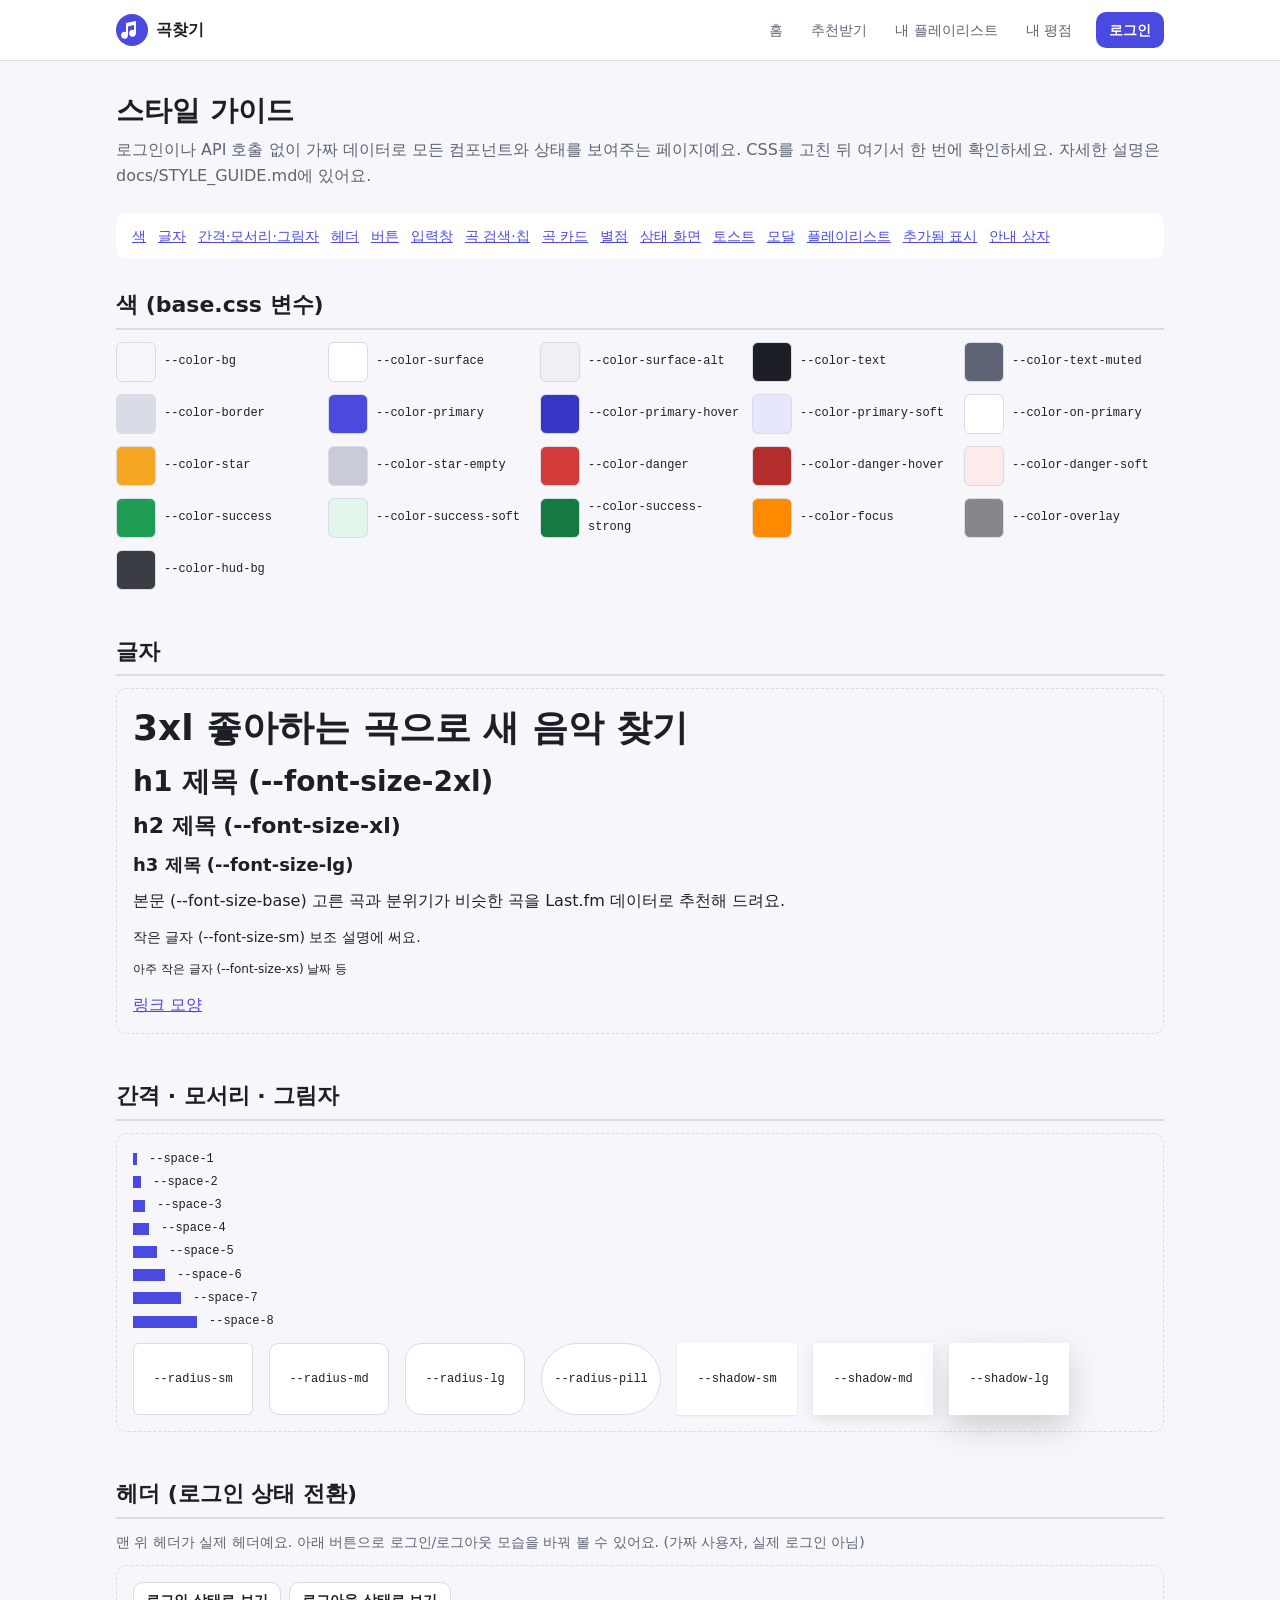
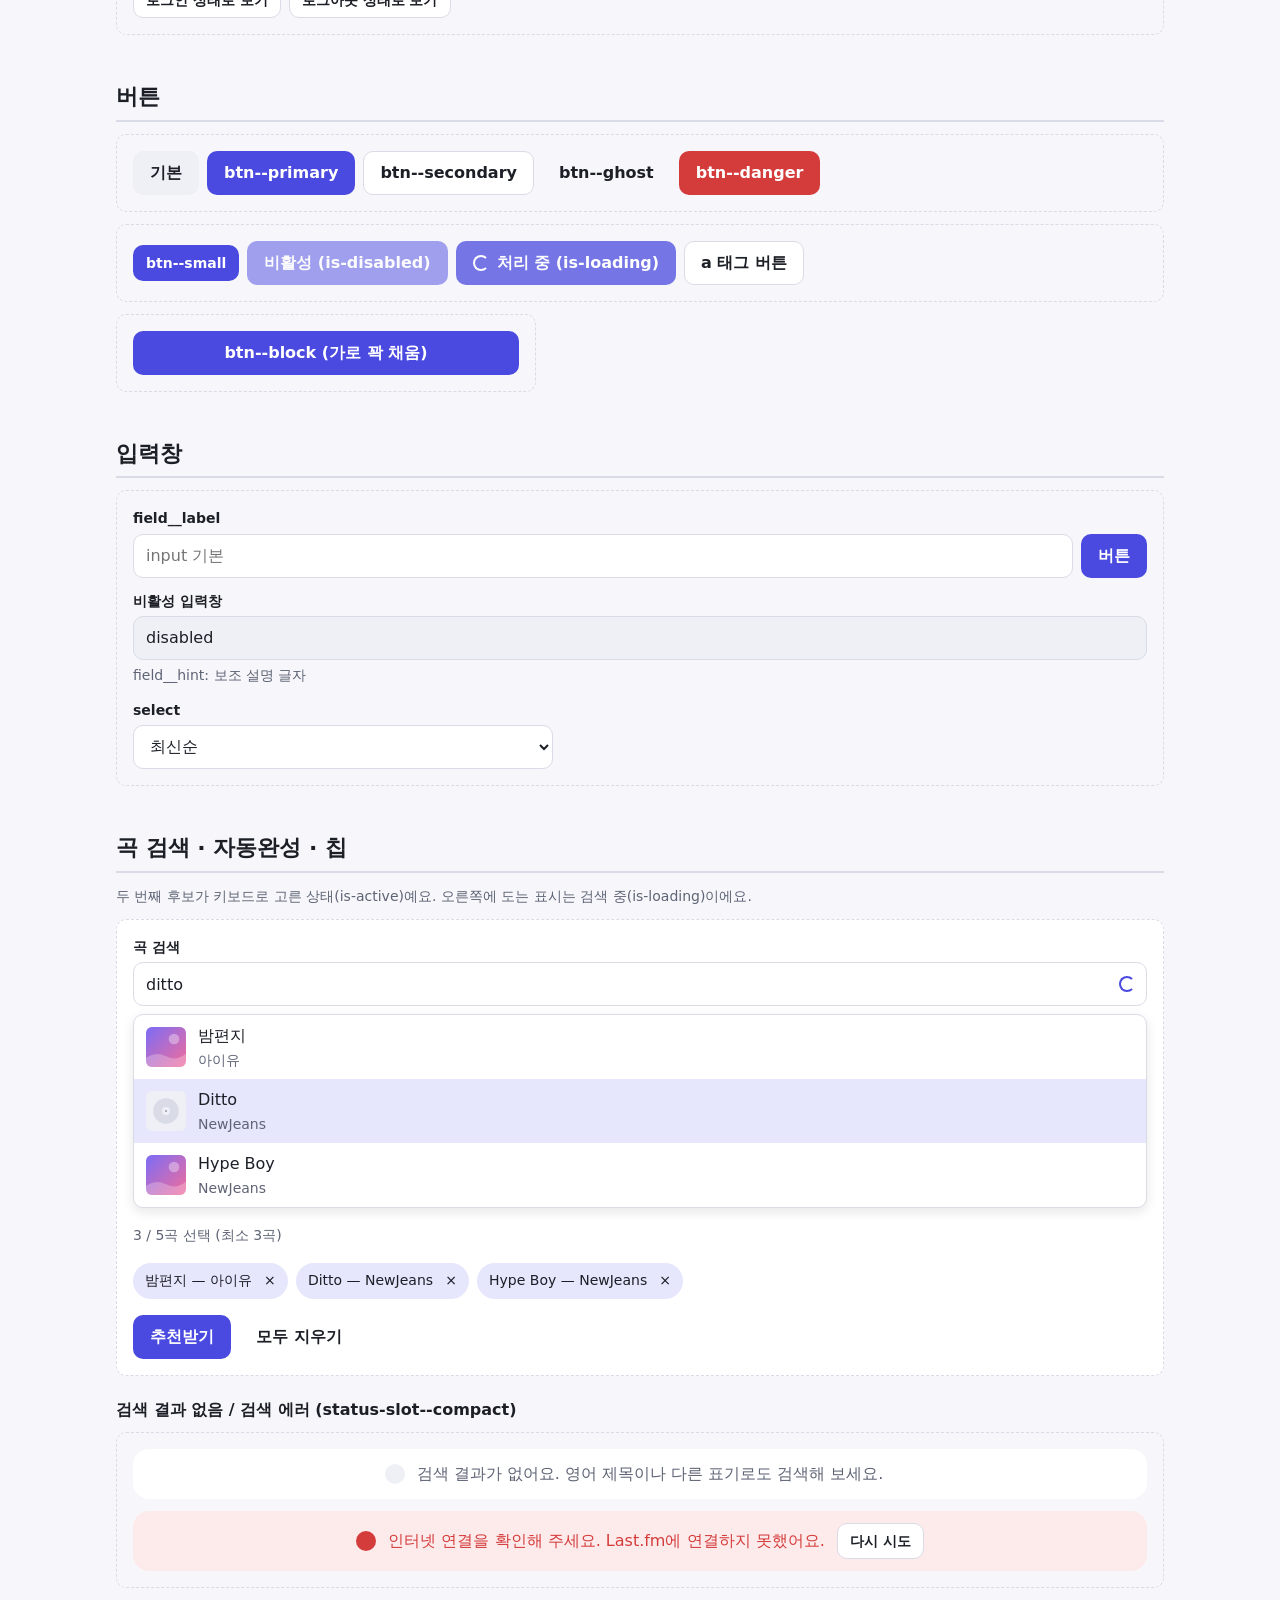
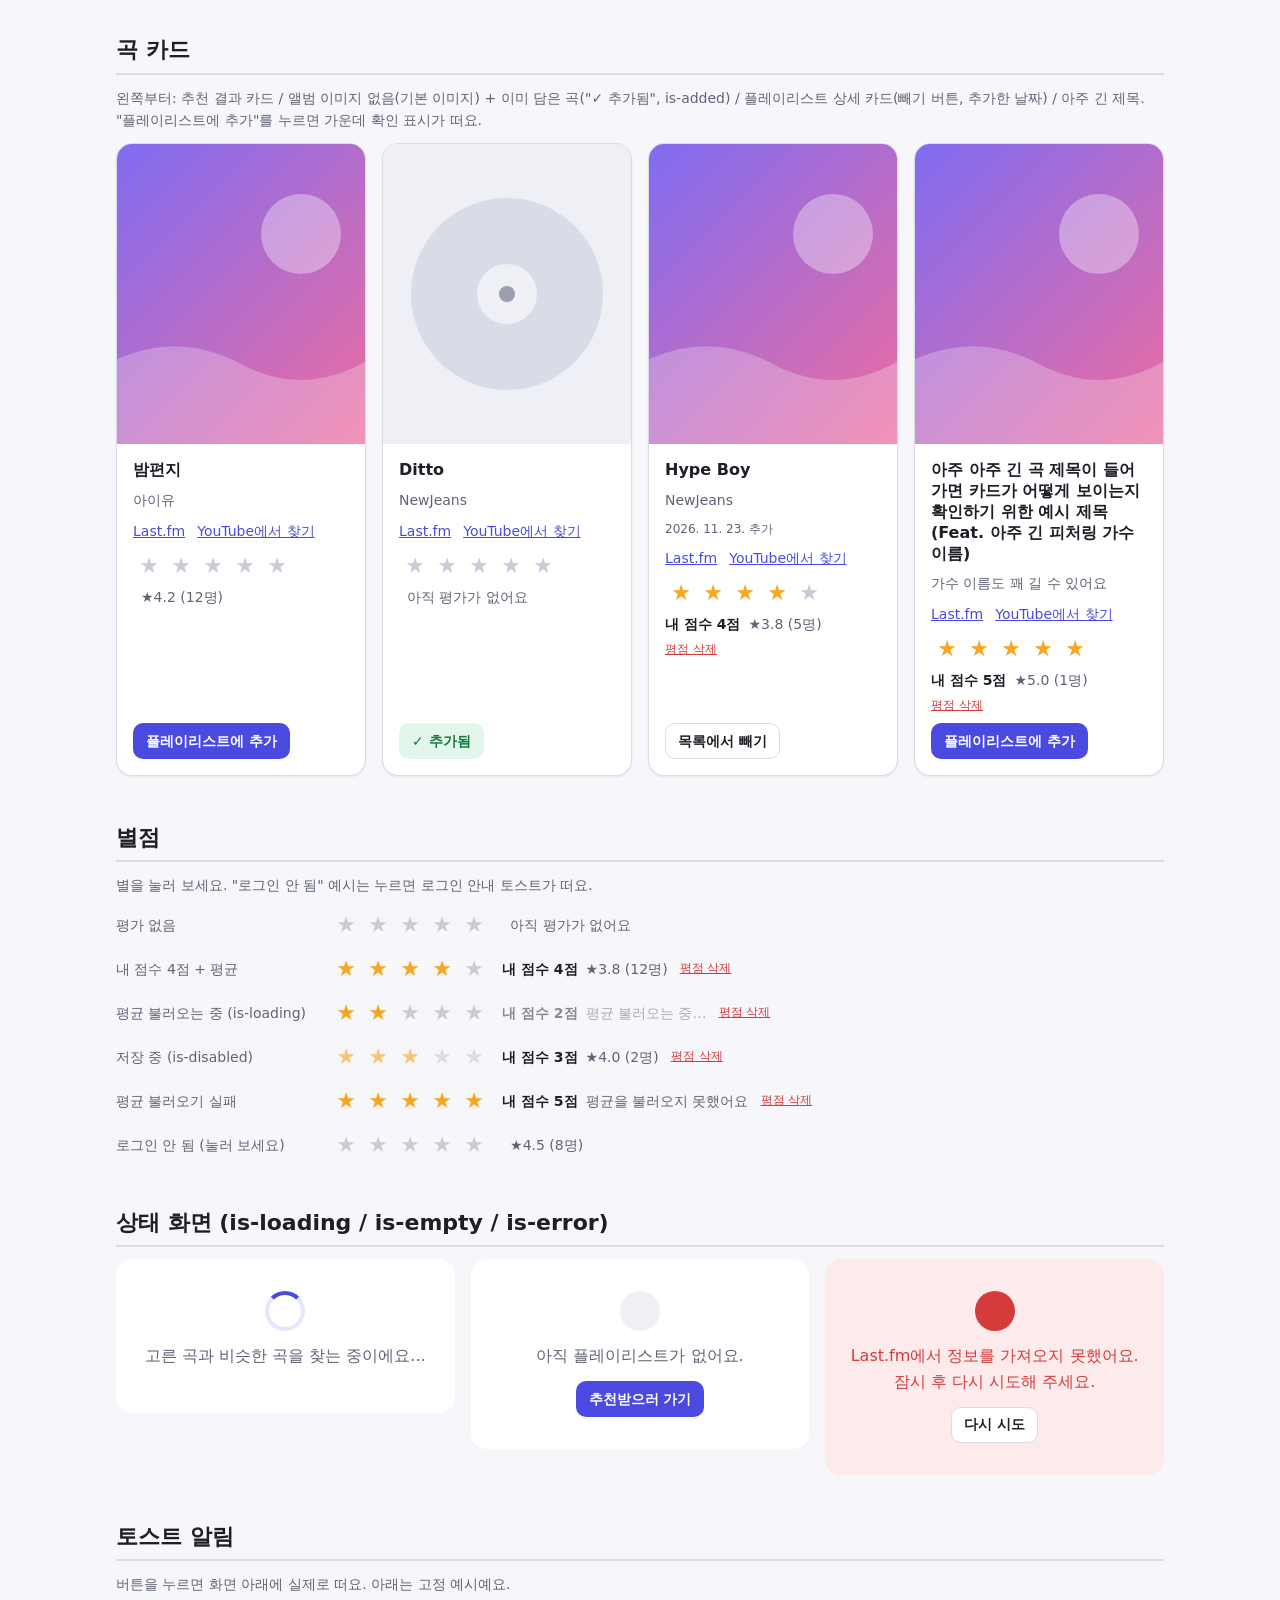
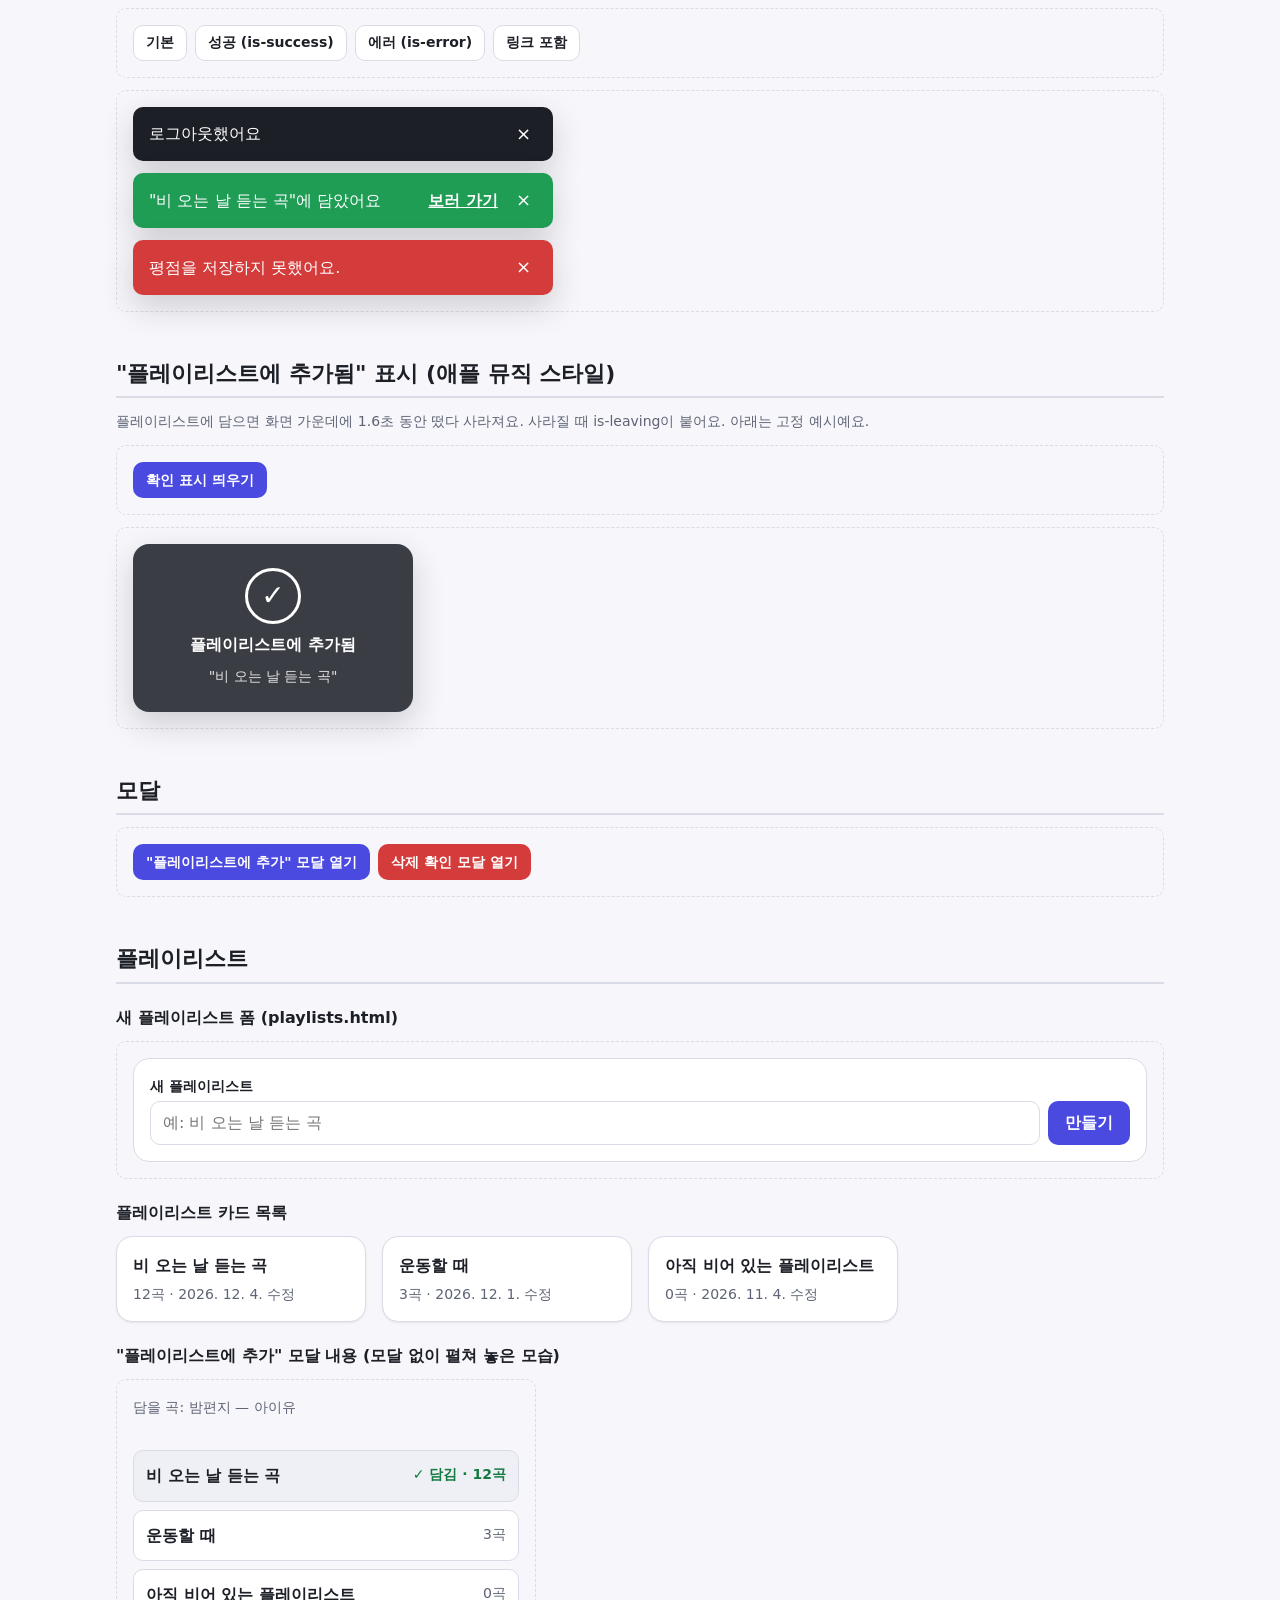
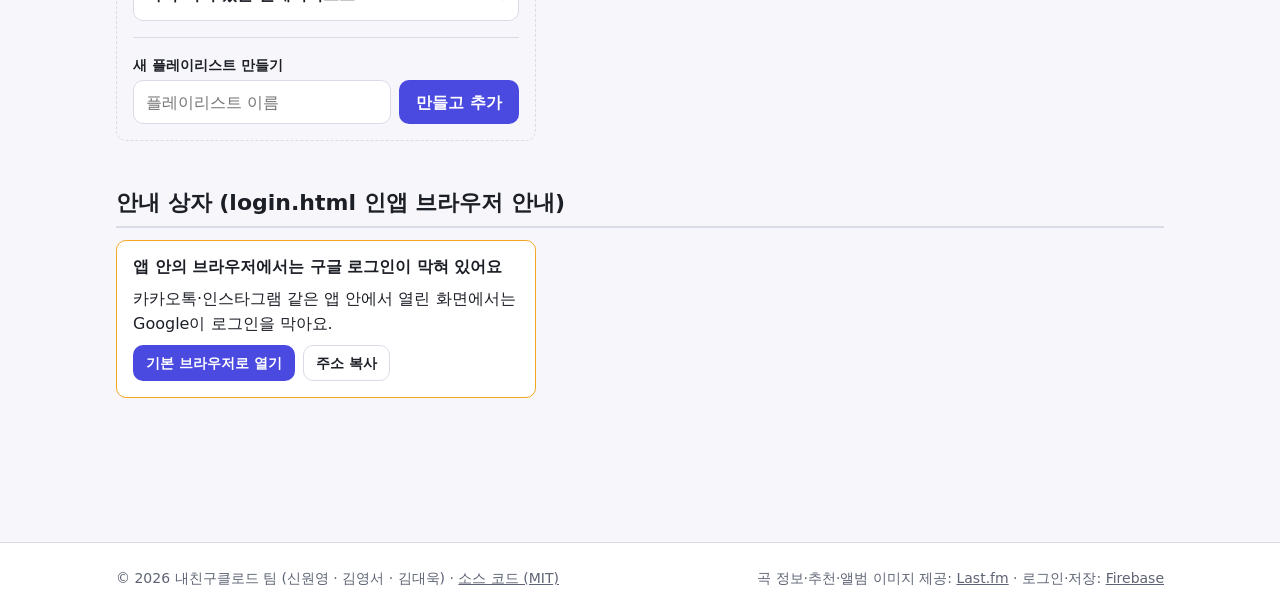
<file: styleguide.html>
<!doctype html>
<html lang="ko">
<head>
  <meta charset="utf-8">
  <!-- 보안: 허용한 출처에서만 스크립트·이미지·연결을 허용 (docs/SECURITY.md 참고) -->
  <meta http-equiv="Content-Security-Policy" content="default-src 'self'; script-src 'self' https://www.gstatic.com https://apis.google.com; connect-src 'self' https://ws.audioscrobbler.com https://*.googleapis.com https://my-friend-claude.firebaseapp.com; img-src 'self' https://lastfm.freetls.fastly.net https://lastfm-img.freetls.fastly.net https://lh3.googleusercontent.com; frame-src https://my-friend-claude.firebaseapp.com; style-src 'self'; font-src 'self'; object-src 'none'; base-uri 'self'; form-action 'self'">
  <meta name="viewport" content="width=device-width, initial-scale=1">
  <title>스타일 가이드 · 곡찾기</title>
  <meta name="description" content="디자이너용: 모든 컴포넌트와 상태를 가짜 데이터로 보여주는 페이지">
  <link rel="icon" href="assets/favicon.svg" type="image/svg+xml">
  <link rel="stylesheet" href="css/base.css">
  <link rel="stylesheet" href="css/components.css">
  <!-- 각 페이지 전용 CSS도 함께 불러와서 페이지 요소까지 미리 볼 수 있게 -->
  <link rel="stylesheet" href="css/pages/home.css">
  <link rel="stylesheet" href="css/pages/recommend.css">
  <link rel="stylesheet" href="css/pages/login.css">
  <link rel="stylesheet" href="css/pages/playlists.css">
  <link rel="stylesheet" href="css/pages/playlist.css">
  <link rel="stylesheet" href="css/pages/ratings.css">
  <link rel="stylesheet" href="css/pages/styleguide.css">
  <script src="js/boot.js"></script>
  <script type="module" src="js/pages/styleguide-page.js?v=20261127a"></script>
</head>
<body data-page="styleguide">
  <a class="skip-link" href="#main">본문으로 건너뛰기</a>
  <div data-js="site-header"><p class="boot-notice">불러오는 중… 이 문구가 계속 보이면 README의 "로컬에서 실행하기"를 확인하세요.</p></div>

  <main id="main" class="page container sg" tabindex="-1">
    <header class="page-header">
      <h1 class="page-header__title">스타일 가이드</h1>
      <p class="page-header__desc">로그인이나 API 호출 없이 가짜 데이터로 모든 컴포넌트와 상태를 보여주는 페이지예요. CSS를 고친 뒤 여기서 한 번에 확인하세요. 자세한 설명은 docs/STYLE_GUIDE.md에 있어요.</p>
    </header>

    <nav class="sg-toc" aria-label="스타일 가이드 목차">
      <a href="#sg-colors">색</a>
      <a href="#sg-type">글자</a>
      <a href="#sg-tokens">간격·모서리·그림자</a>
      <a href="#sg-header">헤더</a>
      <a href="#sg-buttons">버튼</a>
      <a href="#sg-forms">입력창</a>
      <a href="#sg-search">곡 검색·칩</a>
      <a href="#sg-cards">곡 카드</a>
      <a href="#sg-stars">별점</a>
      <a href="#sg-status">상태 화면</a>
      <a href="#sg-toast">토스트</a>
      <a href="#sg-modal">모달</a>
      <a href="#sg-playlists">플레이리스트</a>
      <a href="#sg-hud">추가됨 표시</a>
      <a href="#sg-notice">안내 상자</a>
    </nav>

    <!-- ===================== 색 ===================== -->
    <section class="sg-section" id="sg-colors">
      <h2 class="sg-section__title">색 (base.css 변수)</h2>
      <ul class="sg-swatches">
        <li class="sg-swatch sg-swatch--bg"><span class="sg-swatch__chip"></span><code>--color-bg</code></li>
        <li class="sg-swatch sg-swatch--surface"><span class="sg-swatch__chip"></span><code>--color-surface</code></li>
        <li class="sg-swatch sg-swatch--surface-alt"><span class="sg-swatch__chip"></span><code>--color-surface-alt</code></li>
        <li class="sg-swatch sg-swatch--text"><span class="sg-swatch__chip"></span><code>--color-text</code></li>
        <li class="sg-swatch sg-swatch--text-muted"><span class="sg-swatch__chip"></span><code>--color-text-muted</code></li>
        <li class="sg-swatch sg-swatch--border"><span class="sg-swatch__chip"></span><code>--color-border</code></li>
        <li class="sg-swatch sg-swatch--primary"><span class="sg-swatch__chip"></span><code>--color-primary</code></li>
        <li class="sg-swatch sg-swatch--primary-hover"><span class="sg-swatch__chip"></span><code>--color-primary-hover</code></li>
        <li class="sg-swatch sg-swatch--primary-soft"><span class="sg-swatch__chip"></span><code>--color-primary-soft</code></li>
        <li class="sg-swatch sg-swatch--on-primary"><span class="sg-swatch__chip"></span><code>--color-on-primary</code></li>
        <li class="sg-swatch sg-swatch--star"><span class="sg-swatch__chip"></span><code>--color-star</code></li>
        <li class="sg-swatch sg-swatch--star-empty"><span class="sg-swatch__chip"></span><code>--color-star-empty</code></li>
        <li class="sg-swatch sg-swatch--danger"><span class="sg-swatch__chip"></span><code>--color-danger</code></li>
        <li class="sg-swatch sg-swatch--danger-hover"><span class="sg-swatch__chip"></span><code>--color-danger-hover</code></li>
        <li class="sg-swatch sg-swatch--danger-soft"><span class="sg-swatch__chip"></span><code>--color-danger-soft</code></li>
        <li class="sg-swatch sg-swatch--success"><span class="sg-swatch__chip"></span><code>--color-success</code></li>
        <li class="sg-swatch sg-swatch--success-soft"><span class="sg-swatch__chip"></span><code>--color-success-soft</code></li>
        <li class="sg-swatch sg-swatch--success-strong"><span class="sg-swatch__chip"></span><code>--color-success-strong</code></li>
        <li class="sg-swatch sg-swatch--focus"><span class="sg-swatch__chip"></span><code>--color-focus</code></li>
        <li class="sg-swatch sg-swatch--overlay"><span class="sg-swatch__chip"></span><code>--color-overlay</code></li>
        <li class="sg-swatch sg-swatch--hud-bg"><span class="sg-swatch__chip"></span><code>--color-hud-bg</code></li>
      </ul>
    </section>

    <!-- ===================== 글자 ===================== -->
    <section class="sg-section" id="sg-type">
      <h2 class="sg-section__title">글자</h2>
      <div class="sg-demo sg-stack">
        <p class="sg-type sg-type--3xl">3xl 좋아하는 곡으로 새 음악 찾기</p>
        <h1>h1 제목 (--font-size-2xl)</h1>
        <h2>h2 제목 (--font-size-xl)</h2>
        <h3>h3 제목 (--font-size-lg)</h3>
        <p>본문 (--font-size-base) 고른 곡과 분위기가 비슷한 곡을 Last.fm 데이터로 추천해 드려요.</p>
        <p class="sg-type sg-type--sm">작은 글자 (--font-size-sm) 보조 설명에 써요.</p>
        <p class="sg-type sg-type--xs">아주 작은 글자 (--font-size-xs) 날짜 등</p>
        <p><a href="#sg-type">링크 모양</a></p>
      </div>
    </section>

    <!-- ===================== 간격·모서리·그림자 ===================== -->
    <section class="sg-section" id="sg-tokens">
      <h2 class="sg-section__title">간격 · 모서리 · 그림자</h2>
      <div class="sg-demo sg-stack">
        <ul class="sg-spaces">
          <li class="sg-space sg-space--1"><span class="sg-space__bar"></span><code>--space-1</code></li>
          <li class="sg-space sg-space--2"><span class="sg-space__bar"></span><code>--space-2</code></li>
          <li class="sg-space sg-space--3"><span class="sg-space__bar"></span><code>--space-3</code></li>
          <li class="sg-space sg-space--4"><span class="sg-space__bar"></span><code>--space-4</code></li>
          <li class="sg-space sg-space--5"><span class="sg-space__bar"></span><code>--space-5</code></li>
          <li class="sg-space sg-space--6"><span class="sg-space__bar"></span><code>--space-6</code></li>
          <li class="sg-space sg-space--7"><span class="sg-space__bar"></span><code>--space-7</code></li>
          <li class="sg-space sg-space--8"><span class="sg-space__bar"></span><code>--space-8</code></li>
        </ul>
        <ul class="sg-boxes">
          <li class="sg-box sg-box--radius-sm"><code>--radius-sm</code></li>
          <li class="sg-box sg-box--radius-md"><code>--radius-md</code></li>
          <li class="sg-box sg-box--radius-lg"><code>--radius-lg</code></li>
          <li class="sg-box sg-box--radius-pill"><code>--radius-pill</code></li>
          <li class="sg-box sg-box--shadow-sm"><code>--shadow-sm</code></li>
          <li class="sg-box sg-box--shadow-md"><code>--shadow-md</code></li>
          <li class="sg-box sg-box--shadow-lg"><code>--shadow-lg</code></li>
        </ul>
      </div>
    </section>

    <!-- ===================== 헤더 ===================== -->
    <section class="sg-section" id="sg-header">
      <h2 class="sg-section__title">헤더 (로그인 상태 전환)</h2>
      <p class="sg-note">맨 위 헤더가 실제 헤더예요. 아래 버튼으로 로그인/로그아웃 모습을 바꿔 볼 수 있어요. (가짜 사용자, 실제 로그인 아님)</p>
      <div class="sg-demo sg-row">
        <button class="btn btn--secondary btn--small" type="button" data-js="sg-login-on">로그인 상태로 보기</button>
        <button class="btn btn--secondary btn--small" type="button" data-js="sg-login-off">로그아웃 상태로 보기</button>
      </div>
    </section>

    <!-- ===================== 버튼 ===================== -->
    <section class="sg-section" id="sg-buttons">
      <h2 class="sg-section__title">버튼</h2>
      <div class="sg-demo sg-row">
        <button class="btn" type="button">기본</button>
        <button class="btn btn--primary" type="button">btn--primary</button>
        <button class="btn btn--secondary" type="button">btn--secondary</button>
        <button class="btn btn--ghost" type="button">btn--ghost</button>
        <button class="btn btn--danger" type="button">btn--danger</button>
      </div>
      <div class="sg-demo sg-row">
        <button class="btn btn--primary btn--small" type="button">btn--small</button>
        <button class="btn btn--primary is-disabled" type="button" disabled>비활성 (is-disabled)</button>
        <button class="btn btn--primary is-loading" type="button" aria-busy="true" disabled>처리 중 (is-loading)</button>
        <a class="btn btn--secondary" href="#sg-buttons">a 태그 버튼</a>
      </div>
      <div class="sg-demo sg-narrow">
        <button class="btn btn--primary btn--block" type="button">btn--block (가로 꽉 채움)</button>
      </div>
    </section>

    <!-- ===================== 입력창 ===================== -->
    <section class="sg-section" id="sg-forms">
      <h2 class="sg-section__title">입력창</h2>
      <div class="sg-demo sg-stack">
        <div class="form-row">
          <label class="field">
            <span class="field__label">field__label</span>
            <input class="input" type="text" placeholder="input 기본">
          </label>
          <button class="btn btn--primary" type="button">버튼</button>
        </div>
        <label class="field">
          <span class="field__label">비활성 입력창</span>
          <input class="input" type="text" value="disabled" disabled>
          <span class="field__hint">field__hint: 보조 설명 글자</span>
        </label>
        <label class="field sg-narrow">
          <span class="field__label">select</span>
          <select class="select">
            <option>최신순</option>
            <option>점수 높은 순</option>
          </select>
        </label>
      </div>
    </section>

    <!-- ===================== 곡 검색·칩 ===================== -->
    <section class="sg-section" id="sg-search">
      <h2 class="sg-section__title">곡 검색 · 자동완성 · 칩</h2>
      <p class="sg-note">두 번째 후보가 키보드로 고른 상태(is-active)예요. 오른쪽에 도는 표시는 검색 중(is-loading)이에요.</p>
      <div class="sg-demo seed-panel">
        <div class="seed-form">
          <div class="search-box sg-search-open">
            <label class="field__label" for="sg-search-input">곡 검색</label>
            <div class="search-box__input-wrap is-loading">
              <input class="input" id="sg-search-input" type="search" value="ditto" readonly>
            </div>
            <ul class="suggestions" role="listbox" aria-label="검색 결과 예시" data-js="sg-suggestions"></ul>
          </div>
          <p class="field__hint seed-form__count">3 / 5곡 선택 (최소 3곡)</p>
          <ul class="chip-list" data-js="sg-chips" aria-label="선택한 곡 예시"></ul>
          <div class="seed-form__actions">
            <button class="btn btn--primary" type="button">추천받기</button>
            <button class="btn btn--ghost" type="button">모두 지우기</button>
          </div>
        </div>
      </div>
      <h3 class="sg-subtitle">검색 결과 없음 / 검색 에러 (status-slot--compact)</h3>
      <div class="sg-demo sg-stack">
        <div class="status-slot status-slot--compact" data-js="sg-search-empty"></div>
        <div class="status-slot status-slot--compact" data-js="sg-search-error"></div>
      </div>
    </section>

    <!-- ===================== 곡 카드 ===================== -->
    <section class="sg-section" id="sg-cards">
      <h2 class="sg-section__title">곡 카드</h2>
      <p class="sg-note">왼쪽부터: 추천 결과 카드 / 앨범 이미지 없음(기본 이미지) + 이미 담은 곡("✓ 추가됨", is-added) / 플레이리스트 상세 카드(빼기 버튼, 추가한 날짜) / 아주 긴 제목. "플레이리스트에 추가"를 누르면 가운데 확인 표시가 떠요.</p>
      <ul class="card-grid" data-js="sg-cards"></ul>
    </section>

    <!-- ===================== 별점 ===================== -->
    <section class="sg-section" id="sg-stars">
      <h2 class="sg-section__title">별점</h2>
      <p class="sg-note">별을 눌러 보세요. "로그인 안 됨" 예시는 누르면 로그인 안내 토스트가 떠요.</p>
      <dl class="sg-states" data-js="sg-stars"></dl>
    </section>

    <!-- ===================== 상태 화면 ===================== -->
    <section class="sg-section" id="sg-status">
      <h2 class="sg-section__title">상태 화면 (is-loading / is-empty / is-error)</h2>
      <div class="sg-grid">
        <div class="status-slot" data-js="sg-status-loading"></div>
        <div class="status-slot" data-js="sg-status-empty"></div>
        <div class="status-slot" data-js="sg-status-error"></div>
      </div>
    </section>

    <!-- ===================== 토스트 ===================== -->
    <section class="sg-section" id="sg-toast">
      <h2 class="sg-section__title">토스트 알림</h2>
      <p class="sg-note">버튼을 누르면 화면 아래에 실제로 떠요. 아래는 고정 예시예요.</p>
      <div class="sg-demo sg-row">
        <button class="btn btn--secondary btn--small" type="button" data-js="sg-toast-basic">기본</button>
        <button class="btn btn--secondary btn--small" type="button" data-js="sg-toast-success">성공 (is-success)</button>
        <button class="btn btn--secondary btn--small" type="button" data-js="sg-toast-error">에러 (is-error)</button>
        <button class="btn btn--secondary btn--small" type="button" data-js="sg-toast-link">링크 포함</button>
      </div>
      <div class="sg-demo sg-stack sg-toast-samples" data-js="sg-toast-samples"></div>
    </section>

    <!-- ===================== 추가됨 표시 ===================== -->
    <section class="sg-section" id="sg-hud">
      <h2 class="sg-section__title">"플레이리스트에 추가됨" 표시 (애플 뮤직 스타일)</h2>
      <p class="sg-note">플레이리스트에 담으면 화면 가운데에 1.6초 동안 떴다 사라져요. 사라질 때 is-leaving이 붙어요. 아래는 고정 예시예요.</p>
      <div class="sg-demo sg-row">
        <button class="btn btn--primary btn--small" type="button" data-js="sg-hud-show">확인 표시 띄우기</button>
      </div>
      <div class="sg-demo" data-js="sg-hud-sample"></div>
    </section>

    <!-- ===================== 모달 ===================== -->
    <section class="sg-section" id="sg-modal">
      <h2 class="sg-section__title">모달</h2>
      <div class="sg-demo sg-row">
        <button class="btn btn--primary btn--small" type="button" data-js="sg-modal-picker">"플레이리스트에 추가" 모달 열기</button>
        <button class="btn btn--danger btn--small" type="button" data-js="sg-modal-confirm">삭제 확인 모달 열기</button>
      </div>
    </section>

    <!-- ===================== 플레이리스트 ===================== -->
    <section class="sg-section" id="sg-playlists">
      <h2 class="sg-section__title">플레이리스트</h2>
      <h3 class="sg-subtitle">새 플레이리스트 폼 (playlists.html)</h3>
      <div class="sg-demo">
        <div class="create-form form-row">
          <label class="field">
            <span class="field__label">새 플레이리스트</span>
            <input class="input" type="text" placeholder="예: 비 오는 날 듣는 곡">
          </label>
          <button class="btn btn--primary" type="button">만들기</button>
        </div>
      </div>
      <h3 class="sg-subtitle">플레이리스트 카드 목록</h3>
      <ul class="playlist-list" data-js="sg-playlist-cards"></ul>
      <h3 class="sg-subtitle">"플레이리스트에 추가" 모달 내용 (모달 없이 펼쳐 놓은 모습)</h3>
      <div class="sg-demo sg-narrow" data-js="sg-picker"></div>
    </section>

    <!-- ===================== 안내 상자 ===================== -->
    <section class="sg-section" id="sg-notice">
      <h2 class="sg-section__title">안내 상자 (login.html 인앱 브라우저 안내)</h2>
      <div class="notice sg-narrow" role="note">
        <h3 class="notice__title">앱 안의 브라우저에서는 구글 로그인이 막혀 있어요</h3>
        <p class="notice__text">카카오톡·인스타그램 같은 앱 안에서 열린 화면에서는 Google이 로그인을 막아요.</p>
        <div class="notice__actions">
          <a class="btn btn--primary btn--small" href="#sg-notice">기본 브라우저로 열기</a>
          <button class="btn btn--secondary btn--small" type="button">주소 복사</button>
        </div>
      </div>
    </section>
  </main>

  <div data-js="site-footer"></div>
</body>
</html>
</file>
<file: css/base.css>
/* =====================================================================
   base.css — 디자인 시스템의 기초
   - 색, 폰트, 간격, 모서리, 그림자는 모두 여기 CSS 변수로 정의합니다.
   - 다른 CSS 파일에서는 색상 코드(#fff 등)를 직접 쓰지 말고 var(--변수)만 쓰세요.
   - 디자인을 바꾸고 싶으면 대부분 이 파일의 변수 값만 바꾸면 됩니다.
   ===================================================================== */

:root {
  /* ---------- 색 ---------- */
  --color-bg: #f7f7fb;              /* 페이지 배경 */
  --color-surface: #ffffff;         /* 카드, 헤더 등 표면 */
  --color-surface-alt: #eef0f6;     /* 약간 어두운 표면 (칩, 입력창 배경 등) */
  --color-text: #1d1f27;            /* 기본 글자 */
  --color-text-muted: #5e6475;      /* 보조 글자 */
  --color-border: #d9dce6;          /* 테두리 */
  --color-primary: #4a4ae0;         /* 주요 색 (주요 버튼, 링크) */
  --color-primary-hover: #3636c4;   /* 주요 색 (마우스 올렸을 때) */
  --color-primary-soft: #e6e6fc;    /* 주요 색의 옅은 버전 (선택된 항목 배경) */
  --color-on-primary: #ffffff;      /* 주요 색 위의 글자 */
  --color-star: #f5a623;            /* 별점 (채워진 별) */
  --color-star-empty: #c9ccd6;      /* 별점 (빈 별) */
  --color-danger: #d43c3c;          /* 삭제, 에러 */
  --color-danger-hover: #b32d2d;
  --color-danger-soft: #fdeaea;
  --color-success: #1f9d55;         /* 성공 */
  --color-success-soft: #e3f6eb;
  --color-success-strong: #157a41;  /* 성공 글자 (밝은 배경 위에서도 잘 읽히게: 대비 4.5:1 이상) */
  --color-focus: #ff8a00;           /* 키보드 포커스 테두리 */
  --color-overlay: rgba(20, 22, 30, 0.5); /* 모달 뒤 어두운 배경 */
  --color-hud-bg: rgba(29, 31, 39, 0.86); /* "플레이리스트에 추가됨" 확인 상자 배경 (반투명, 글자는 --color-surface) */

  /* ---------- 폰트 ---------- */
  --font-family-base: system-ui, -apple-system, "Apple SD Gothic Neo", "Malgun Gothic", "Noto Sans KR", sans-serif;
  --font-family-heading: var(--font-family-base);
  --font-size-xs: 0.75rem;   /* 12px */
  --font-size-sm: 0.875rem;  /* 14px */
  --font-size-base: 1rem;    /* 16px */
  --font-size-lg: 1.125rem;  /* 18px */
  --font-size-xl: 1.375rem;  /* 22px */
  --font-size-2xl: 1.75rem;  /* 28px */
  --font-size-3xl: 2.25rem;  /* 36px */
  --font-weight-regular: 400;
  --font-weight-bold: 700;
  --line-height-tight: 1.3;
  --line-height-base: 1.6;

  /* ---------- 간격 ---------- */
  --space-1: 0.25rem;  /* 4px */
  --space-2: 0.5rem;   /* 8px */
  --space-3: 0.75rem;  /* 12px */
  --space-4: 1rem;     /* 16px */
  --space-5: 1.5rem;   /* 24px */
  --space-6: 2rem;     /* 32px */
  --space-7: 3rem;     /* 48px */
  --space-8: 4rem;     /* 64px */

  /* ---------- 모서리 둥글기 ---------- */
  --radius-sm: 6px;
  --radius-md: 10px;
  --radius-lg: 16px;
  --radius-pill: 999px;

  /* ---------- 그림자 ---------- */
  --shadow-sm: 0 1px 2px rgba(20, 22, 30, 0.08);
  --shadow-md: 0 4px 12px rgba(20, 22, 30, 0.1);
  --shadow-lg: 0 12px 32px rgba(20, 22, 30, 0.18);

  /* ---------- 레이아웃 ---------- */
  --container-max: 1080px;   /* 본문 최대 너비 */
  --transition-fast: 150ms ease;
}

/* ---------- 리셋 ---------- */
*,
*::before,
*::after {
  box-sizing: border-box;
}

body,
h1, h2, h3, h4, p, ul, ol, figure {
  margin: 0;
}

ul[class],
ol[class] {
  padding: 0;
  list-style: none;
}

img {
  display: block;
  max-width: 100%;
}

button,
input,
select,
textarea {
  font: inherit;
  color: inherit;
}

/* hidden 속성은 디자인 CSS가 display를 지정해도 항상 숨김 (기능에 필요) */
[hidden] {
  display: none !important;
}

/* ---------- 기본 타이포 ---------- */
html {
  -webkit-text-size-adjust: 100%;
}

body {
  min-height: 100vh;
  display: flex;
  flex-direction: column;
  background: var(--color-bg);
  color: var(--color-text);
  font-family: var(--font-family-base);
  font-size: var(--font-size-base);
  line-height: var(--line-height-base);
}

main {
  flex: 1;
}

h1, h2, h3, h4 {
  font-family: var(--font-family-heading);
  font-weight: var(--font-weight-bold);
  line-height: var(--line-height-tight);
}

h1 { font-size: var(--font-size-2xl); }
h2 { font-size: var(--font-size-xl); }
h3 { font-size: var(--font-size-lg); }

a {
  color: var(--color-primary);
}

a:hover {
  color: var(--color-primary-hover);
}

/* ---------- 키보드 포커스 표시 (접근성: 지우지 마세요) ---------- */
:focus-visible {
  outline: 3px solid var(--color-focus);
  outline-offset: 2px;
}

/* ---------- 공용 도우미 클래스 ---------- */

/* 가운데 정렬된 본문 영역 */
.container {
  width: 100%;
  max-width: var(--container-max);
  margin-inline: auto;
  padding-inline: var(--space-4);
}

/* 화면에는 안 보이고 스크린리더만 읽는 글자 */
.visually-hidden {
  position: absolute;
  width: 1px;
  height: 1px;
  padding: 0;
  margin: -1px;
  overflow: hidden;
  clip: rect(0 0 0 0);
  white-space: nowrap;
  border: 0;
}

/* "본문으로 건너뛰기" 링크: 키보드 포커스 받을 때만 보임 */
.skip-link {
  position: absolute;
  top: var(--space-2);
  left: var(--space-2);
  z-index: 100;
  padding: var(--space-2) var(--space-4);
  background: var(--color-primary);
  color: var(--color-on-primary);
  border-radius: var(--radius-sm);
  transform: translateY(-200%);
}

.skip-link:focus {
  transform: none;
  color: var(--color-on-primary);
}

/* 헤더가 늦게 뜰 때 보이는 안내 (로컬 서버 없이 열었을 때 계속 보임) */
.boot-notice {
  padding: var(--space-3) var(--space-4);
  color: var(--color-text-muted);
  font-size: var(--font-size-sm);
  text-align: center;
}

@media (prefers-reduced-motion: reduce) {
  *,
  *::before,
  *::after {
    animation-duration: 0.01ms !important;
    transition-duration: 0.01ms !important;
  }
}
</file>
<file: css/components.css>
/* =====================================================================
   components.css — 여러 페이지에서 같이 쓰는 컴포넌트 스타일
   - 색/간격 등은 base.css 변수만 사용합니다.
   - 상태 클래스(is-loading, is-active ...)는 JS가 붙였다 뗐다 합니다.
     이름을 바꾸면 안 되고, 모양만 자유롭게 바꾸세요.
   - 컴포넌트별 HTML 구조는 docs/STYLE_GUIDE.md, 실제 모습은 styleguide.html 참고
   ===================================================================== */

/* =============== 헤더 =============== */
.site-header {
  position: sticky;
  top: 0;
  z-index: 10;
  background: var(--color-surface);
  border-bottom: 1px solid var(--color-border);
}

.site-header__inner {
  display: flex;
  flex-wrap: wrap;
  align-items: center;
  gap: var(--space-2) var(--space-4);
  padding-block: var(--space-3);
}

.site-header__logo {
  display: flex;
  align-items: center;
  gap: var(--space-2);
  color: var(--color-text);
  font-weight: var(--font-weight-bold);
  text-decoration: none;
}

.site-header__logo-img {
  width: 32px;
  height: 32px;
}

.site-nav {
  display: flex;
  flex-wrap: wrap;
  align-items: center;
  gap: var(--space-2) var(--space-4);
  margin-left: auto;
}

.site-nav__list {
  display: flex;
  flex-wrap: wrap;
  gap: var(--space-1) var(--space-3);
}

.site-nav__link {
  display: inline-block;
  padding: var(--space-1) var(--space-2);
  border-radius: var(--radius-sm);
  color: var(--color-text-muted);
  text-decoration: none;
  font-size: var(--font-size-sm);
}

.site-nav__link:hover {
  color: var(--color-text);
  background: var(--color-surface-alt);
}

/* 현재 페이지 메뉴 */
.site-nav__link.is-active {
  color: var(--color-primary);
  background: var(--color-primary-soft);
  font-weight: var(--font-weight-bold);
}

.site-header__auth {
  display: flex;
  align-items: center;
  gap: var(--space-2);
}

.user-menu {
  display: flex;
  align-items: center;
  gap: var(--space-2);
}

.user-menu__avatar {
  width: 32px;
  height: 32px;
  border-radius: var(--radius-pill);
  object-fit: cover;
  background: var(--color-surface-alt);
}

.user-menu__name {
  max-width: 8em;
  overflow: hidden;
  text-overflow: ellipsis;
  white-space: nowrap;
  font-size: var(--font-size-sm);
}

@media (max-width: 640px) {
  .site-nav {
    width: 100%;
    margin-left: 0;
    justify-content: space-between;
  }
  .user-menu__name {
    display: none;
  }
}

/* =============== 푸터 =============== */
.site-footer {
  margin-top: var(--space-8);
  padding-block: var(--space-5);
  border-top: 1px solid var(--color-border);
  background: var(--color-surface);
  color: var(--color-text-muted);
  font-size: var(--font-size-sm);
}

.site-footer__inner {
  display: flex;
  flex-wrap: wrap;
  justify-content: space-between;
  gap: var(--space-2);
}

.site-footer a {
  color: inherit;
}

/* =============== 페이지 제목 영역 =============== */
.page {
  padding-block: var(--space-6);
}

.page-header {
  margin-bottom: var(--space-5);
}

.page-header__title {
  margin-bottom: var(--space-2);
}

.page-header__desc {
  color: var(--color-text-muted);
}

.section {
  margin-top: var(--space-6);
}

.section__title {
  margin-bottom: var(--space-4);
}

/* =============== 버튼 =============== */
.btn {
  display: inline-flex;
  align-items: center;
  justify-content: center;
  gap: var(--space-2);
  min-height: 44px; /* 손가락으로 누르기 쉬운 크기 */
  padding: var(--space-2) var(--space-4);
  border: 1px solid transparent;
  border-radius: var(--radius-md);
  background: var(--color-surface-alt);
  color: var(--color-text);
  font-weight: var(--font-weight-bold);
  text-decoration: none;
  cursor: pointer;
  transition: background var(--transition-fast), color var(--transition-fast);
}

.btn:hover {
  background: var(--color-border);
  color: var(--color-text);
}

.btn--primary {
  background: var(--color-primary);
  color: var(--color-on-primary);
}

.btn--primary:hover {
  background: var(--color-primary-hover);
  color: var(--color-on-primary);
}

.btn--secondary {
  background: var(--color-surface);
  border-color: var(--color-border);
}

.btn--ghost {
  background: transparent;
}

.btn--danger {
  background: var(--color-danger);
  color: var(--color-on-primary);
}

.btn--danger:hover {
  background: var(--color-danger-hover);
  color: var(--color-on-primary);
}

.btn--small {
  min-height: 36px;
  padding: var(--space-1) var(--space-3);
  font-size: var(--font-size-sm);
}

.btn--block {
  width: 100%;
}

/* 비활성 상태 */
.btn:disabled,
.btn.is-disabled {
  opacity: 0.5;
  cursor: not-allowed;
}

/* 처리 중 상태 (예: 저장 중) */
.btn.is-loading {
  cursor: progress;
  opacity: 0.75;
}

.btn.is-loading::before {
  content: "";
  width: 1em;
  height: 1em;
  border: 2px solid currentColor;
  border-right-color: transparent;
  border-radius: var(--radius-pill);
  animation: spin 0.8s linear infinite;
}

/* =============== 입력창 / 폼 =============== */
.field {
  display: flex;
  flex-direction: column;
  gap: var(--space-1);
}

.field__label {
  font-weight: var(--font-weight-bold);
  font-size: var(--font-size-sm);
}

.field__hint {
  color: var(--color-text-muted);
  font-size: var(--font-size-sm);
}

.input,
.select {
  width: 100%;
  min-height: 44px;
  padding: var(--space-2) var(--space-3);
  border: 1px solid var(--color-border);
  border-radius: var(--radius-md);
  background: var(--color-surface);
}

.input:focus,
.select:focus {
  border-color: var(--color-primary);
}

.input:disabled {
  background: var(--color-surface-alt);
  cursor: not-allowed;
}

.form-row {
  display: flex;
  flex-wrap: wrap;
  align-items: flex-end;
  gap: var(--space-2);
}

.form-row > .field {
  flex: 1 1 200px;
}

/* =============== 카드 (곡 카드) =============== */
.card-grid {
  display: grid;
  grid-template-columns: repeat(auto-fill, minmax(220px, 1fr));
  gap: var(--space-4);
}

.card {
  display: flex;
  flex-direction: column;
  height: 100%;
  overflow: hidden;
  border: 1px solid var(--color-border);
  border-radius: var(--radius-lg);
  background: var(--color-surface);
  box-shadow: var(--shadow-sm);
}

.card__image {
  width: 100%;
  aspect-ratio: 1 / 1;
  object-fit: cover;
  background: var(--color-surface-alt);
}

.card__body {
  display: flex;
  flex: 1;
  flex-direction: column;
  gap: var(--space-2);
  padding: var(--space-4);
}

.card__title {
  font-size: var(--font-size-base);
  word-break: break-word;
}

.card__subtitle {
  color: var(--color-text-muted);
  font-size: var(--font-size-sm);
}

.card__meta {
  color: var(--color-text-muted);
  font-size: var(--font-size-xs);
}

.card__links {
  display: flex;
  flex-wrap: wrap;
  gap: var(--space-3);
  font-size: var(--font-size-sm);
}

.card__actions {
  display: flex;
  flex-wrap: wrap;
  gap: var(--space-2);
  margin-top: auto;
}

/* =============== 플레이리스트 카드 (목록 페이지) =============== */
.playlist-list {
  display: grid;
  grid-template-columns: repeat(auto-fill, minmax(240px, 1fr));
  gap: var(--space-4);
}

.playlist-card {
  display: flex;
  flex-direction: column;
  gap: var(--space-1);
  height: 100%;
  padding: var(--space-4);
  border: 1px solid var(--color-border);
  border-radius: var(--radius-lg);
  background: var(--color-surface);
  box-shadow: var(--shadow-sm);
  color: var(--color-text);
  text-decoration: none;
}

.playlist-card:hover {
  border-color: var(--color-primary);
  color: var(--color-text);
}

.playlist-card__name {
  font-weight: var(--font-weight-bold);
  word-break: break-word;
}

.playlist-card__meta {
  color: var(--color-text-muted);
  font-size: var(--font-size-sm);
}

/* =============== 칩 (선택한 곡) =============== */
.chip-list {
  display: flex;
  flex-wrap: wrap;
  gap: var(--space-2);
}

.chip {
  display: inline-flex;
  align-items: center;
  gap: var(--space-1);
  max-width: 100%;
  padding: var(--space-1) var(--space-1) var(--space-1) var(--space-3);
  border-radius: var(--radius-pill);
  background: var(--color-primary-soft);
  font-size: var(--font-size-sm);
}

.chip__label {
  overflow: hidden;
  text-overflow: ellipsis;
  white-space: nowrap;
}

.chip__remove {
  flex: none;
  width: 28px;
  height: 28px;
  border: 0;
  border-radius: var(--radius-pill);
  background: transparent;
  cursor: pointer;
}

.chip__remove:hover {
  background: var(--color-surface);
}

/* =============== 곡 검색 자동완성 =============== */
.search-box {
  position: relative;
}

.search-box__input-wrap {
  position: relative;
}

/* 검색 중일 때 입력창 오른쪽에 도는 표시 */
.search-box__input-wrap.is-loading::after {
  content: "";
  position: absolute;
  top: 50%;
  right: var(--space-3);
  width: 1em;
  height: 1em;
  margin-top: -0.5em;
  border: 2px solid var(--color-primary);
  border-right-color: transparent;
  border-radius: var(--radius-pill);
  animation: spin 0.8s linear infinite;
}

.suggestions {
  position: absolute;
  top: calc(100% + var(--space-1));
  left: 0;
  right: 0;
  z-index: 5;
  max-height: 360px;
  overflow-y: auto;
  border: 1px solid var(--color-border);
  border-radius: var(--radius-md);
  background: var(--color-surface);
  box-shadow: var(--shadow-md);
}

.suggestion {
  display: flex;
  align-items: center;
  gap: var(--space-3);
  min-height: 44px; /* 기능용: 손가락으로 누르기 쉬운 최소 높이 (줄이지 마세요) */
  padding: var(--space-2) var(--space-3);
  cursor: pointer;
}

/* 마우스를 올렸거나 키보드 화살표로 고른 후보 */
.suggestion:hover,
.suggestion.is-active {
  background: var(--color-primary-soft);
}

.suggestion__image {
  flex: none;
  width: 40px;
  height: 40px;
  border-radius: var(--radius-sm);
  object-fit: cover;
  background: var(--color-surface-alt);
}

.suggestion__text {
  display: flex;
  flex-direction: column;
  min-width: 0;
}

.suggestion__title,
.suggestion__artist {
  overflow: hidden;
  text-overflow: ellipsis;
  white-space: nowrap;
}

.suggestion__artist {
  color: var(--color-text-muted);
  font-size: var(--font-size-sm);
}

/* =============== 별점 =============== */
.star-rating {
  display: flex;
  flex-wrap: wrap;
  align-items: center;
  gap: var(--space-1) var(--space-3);
}

.star-rating__stars {
  display: inline-flex;
}

.star-rating__star {
  width: 32px;
  height: 32px;
  padding: 0;
  border: 0;
  background: transparent;
  color: var(--color-star-empty);
  font-size: var(--font-size-xl);
  line-height: 1;
  cursor: pointer;
}

/* 채워진 별 (내 점수 이하) */
.star-rating__star.is-selected {
  color: var(--color-star);
}

/* 마우스를 올린 별까지 미리 보기 */
.star-rating__star.is-active {
  color: var(--color-star);
  opacity: 0.7;
}

.star-rating__star:hover {
  transform: scale(1.15);
}

.star-rating__summary {
  display: flex;
  flex-wrap: wrap;
  gap: var(--space-2);
  color: var(--color-text-muted);
  font-size: var(--font-size-sm);
}

.star-rating__mine {
  color: var(--color-text);
  font-weight: var(--font-weight-bold);
}

.star-rating__clear {
  padding: 0;
  border: 0;
  background: transparent;
  color: var(--color-danger);
  font-size: var(--font-size-xs);
  text-decoration: underline;
  cursor: pointer;
}

/* 평균 불러오는 중 */
.star-rating.is-loading .star-rating__summary {
  opacity: 0.5;
}

/* 저장 중이라 잠시 못 누름 */
.star-rating.is-disabled .star-rating__star {
  cursor: progress;
  opacity: 0.6;
}

/* =============== 상태 화면 (로딩 / 빈 화면 / 에러) =============== */
.status {
  display: flex;
  flex-direction: column;
  align-items: center;
  gap: var(--space-3);
  padding: var(--space-6) var(--space-4);
  border-radius: var(--radius-lg);
  background: var(--color-surface);
  color: var(--color-text-muted);
  text-align: center;
}

.status__icon {
  width: 40px;
  height: 40px;
  border-radius: var(--radius-pill);
}

.status.is-loading .status__icon {
  border: 4px solid var(--color-primary-soft);
  border-top-color: var(--color-primary);
  animation: spin 0.8s linear infinite;
}

.status.is-empty .status__icon {
  background: var(--color-surface-alt);
}

.status.is-error {
  background: var(--color-danger-soft);
  color: var(--color-danger);
}

.status.is-error .status__icon {
  background: var(--color-danger);
}

.status__actions {
  display: flex;
  flex-wrap: wrap;
  justify-content: center;
  gap: var(--space-2);
}

/* 작은 상태 표시: 자리요소에 status-slot--compact를 붙이면 작게 보임 (검색창 아래, 모달 안 등) */
.status-slot--compact .status {
  flex-direction: row;
  justify-content: center;
  padding: var(--space-3);
}

.status-slot--compact .status__icon {
  width: 20px;
  height: 20px;
  border-width: 3px;
}

/* =============== 토스트 알림 =============== */
.toast-region {
  position: fixed;
  right: var(--space-4);
  bottom: var(--space-4);
  left: var(--space-4);
  z-index: 50;
  display: flex;
  flex-direction: column;
  align-items: center;
  gap: var(--space-2);
  pointer-events: none;
}

.toast {
  display: flex;
  align-items: center;
  gap: var(--space-3);
  width: 100%;
  max-width: 420px;
  padding: var(--space-3) var(--space-4);
  border-radius: var(--radius-md);
  background: var(--color-text);
  color: var(--color-surface);
  box-shadow: var(--shadow-lg);
  pointer-events: auto;
}

.toast.is-success {
  background: var(--color-success);
}

.toast.is-error {
  background: var(--color-danger);
}

.toast__message {
  flex: 1;
}

.toast__action {
  color: inherit;
  font-weight: var(--font-weight-bold);
}

.toast__action:hover {
  color: inherit;
}

.toast__close {
  border: 0;
  background: transparent;
  color: inherit;
  font-size: var(--font-size-lg);
  cursor: pointer;
}

/* =============== 모달 =============== */
.modal {
  width: min(480px, calc(100% - 2 * var(--space-4)));
  max-height: calc(100% - 2 * var(--space-4));
  padding: 0;
  border: 0;
  border-radius: var(--radius-lg);
  background: var(--color-surface);
  color: var(--color-text);
  box-shadow: var(--shadow-lg);
}

.modal::backdrop {
  background: var(--color-overlay);
}

.modal__panel {
  display: flex;
  flex-direction: column;
  gap: var(--space-4);
  padding: var(--space-5);
}

.modal__header {
  display: flex;
  align-items: flex-start;
  justify-content: space-between;
  gap: var(--space-3);
}

.modal__title {
  font-size: var(--font-size-lg);
}

.modal__close {
  width: 36px;
  height: 36px;
  border: 0;
  border-radius: var(--radius-pill);
  background: transparent;
  font-size: var(--font-size-xl);
  line-height: 1;
  cursor: pointer;
}

.modal__close:hover {
  background: var(--color-surface-alt);
}

.modal__actions {
  display: flex;
  flex-wrap: wrap;
  justify-content: flex-end;
  gap: var(--space-2);
}

/* =============== 플레이리스트 선택 (모달 안) =============== */
.picker {
  display: flex;
  flex-direction: column;
  gap: var(--space-4);
}

.picker__track {
  color: var(--color-text-muted);
  font-size: var(--font-size-sm);
  word-break: break-word;
}

.picker__list {
  display: flex;
  flex-direction: column;
  gap: var(--space-2);
  max-height: 280px;
  overflow-y: auto;
}

.picker__button {
  display: flex;
  justify-content: space-between;
  gap: var(--space-3);
  width: 100%;
  padding: var(--space-3);
  border: 1px solid var(--color-border);
  border-radius: var(--radius-md);
  background: var(--color-surface);
  text-align: left;
  cursor: pointer;
}

.picker__button:hover {
  border-color: var(--color-primary);
  background: var(--color-primary-soft);
}

.picker__button.is-disabled {
  opacity: 0.5;
  cursor: progress;
}

.picker__name {
  font-weight: var(--font-weight-bold);
  word-break: break-word;
}

.picker__count {
  flex: none;
  color: var(--color-text-muted);
  font-size: var(--font-size-sm);
}

.picker__form {
  padding-top: var(--space-4);
  border-top: 1px solid var(--color-border);
}

/* =============== 안내 상자 =============== */
.notice {
  display: flex;
  flex-direction: column;
  gap: var(--space-2);
  padding: var(--space-4);
  border: 1px solid var(--color-star);
  border-radius: var(--radius-md);
  background: var(--color-surface);
}

.notice__title {
  font-size: var(--font-size-base);
}

.notice__actions {
  display: flex;
  flex-wrap: wrap;
  gap: var(--space-2);
}

/* =============== "플레이리스트에 추가됨" 표시 (애플 뮤직 스타일) ===============
   담으면 화면 가운데에 잠깐 떴다 사라지는 확인 상자, 담은 곡의 버튼, 이미 담긴 플레이리스트 표시.
   기본 모양만 정해 두었으니 디자인 담당이 자유롭게 바꿔도 됩니다.
   (기능용: .hud-region의 position: fixed와 pointer-events: none은 남겨 주세요 — 화면을 막지 않게) */
.hud-region {
  position: fixed;
  inset: 0;
  z-index: 60;
  display: grid;
  place-items: center;
  padding: var(--space-6);
  pointer-events: none;
}

.added-hud {
  display: flex;
  flex-direction: column;
  align-items: center;
  gap: var(--space-2);
  min-width: 168px;
  max-width: 280px;
  padding: var(--space-5) var(--space-6);
  border-radius: var(--radius-lg);
  background: var(--color-hud-bg);
  color: var(--color-surface);
  text-align: center;
  box-shadow: var(--shadow-lg);
  -webkit-backdrop-filter: blur(12px);
  backdrop-filter: blur(12px);
  animation: hud-in 0.22s ease-out;
}

.added-hud.is-leaving {
  animation: hud-out 0.25s ease-in forwards;
}

.added-hud__icon {
  display: grid;
  place-items: center;
  width: 56px;
  height: 56px;
  border: 3px solid currentColor;
  border-radius: 50%;
  font-size: 1.75rem;
  font-weight: var(--font-weight-bold);
  line-height: 1;
}

.added-hud__title {
  margin: 0;
  font-weight: var(--font-weight-bold);
}

.added-hud__name {
  margin: 0;
  font-size: var(--font-size-sm);
  opacity: 0.85;
  word-break: break-word;
}

/* 담은 곡의 "✓ 추가됨" 버튼 (눌러서 다른 플레이리스트에도 담을 수 있음) */
.btn.is-added,
.btn.is-added:hover {
  background: var(--color-success-soft);
  color: var(--color-success-strong);
}

/* 이미 이 곡이 담긴 플레이리스트 */
.picker__button.is-added,
.picker__button.is-added:hover {
  border-color: var(--color-border);
  background: var(--color-surface-alt);
  cursor: default;
}

.picker__button.is-added .picker__count {
  color: var(--color-success-strong);
  font-weight: var(--font-weight-bold);
}

/* =============== 공용 애니메이션 =============== */
@keyframes spin {
  to {
    transform: rotate(360deg);
  }
}

@keyframes hud-in {
  from {
    opacity: 0;
    transform: scale(0.85);
  }
  to {
    opacity: 1;
    transform: scale(1);
  }
}

@keyframes hud-out {
  to {
    opacity: 0;
    transform: scale(0.95);
  }
}
</file>
<file: css/pages/home.css>
/* 메인 페이지(index.html) 전용 스타일 — 변수만 사용 */

.hero {
  display: flex;
  flex-direction: column;
  gap: var(--space-4);
  padding: var(--space-7) var(--space-5);
  border-radius: var(--radius-lg);
  background: var(--color-primary-soft);
  text-align: center;
}

.hero__title {
  font-size: var(--font-size-3xl);
}

.hero__desc {
  max-width: 36em;
  margin-inline: auto;
  color: var(--color-text-muted);
}

.hero__actions {
  display: flex;
  flex-wrap: wrap;
  justify-content: center;
  gap: var(--space-3);
}

.steps__list {
  display: grid;
  grid-template-columns: repeat(auto-fit, minmax(220px, 1fr));
  gap: var(--space-4);
}

.steps__item {
  padding: var(--space-5);
  border: 1px solid var(--color-border);
  border-radius: var(--radius-lg);
  background: var(--color-surface);
}

.steps__title {
  margin-bottom: var(--space-2);
}

.steps__desc {
  color: var(--color-text-muted);
}

@media (max-width: 480px) {
  .hero {
    padding: var(--space-6) var(--space-4);
  }
  .hero__title {
    font-size: var(--font-size-2xl);
  }
}
</file>
<file: css/pages/recommend.css>
/* 추천 페이지(recommend.html) 전용 스타일 — 변수만 사용 */

.seed-panel {
  padding: var(--space-5);
  border: 1px solid var(--color-border);
  border-radius: var(--radius-lg);
  background: var(--color-surface);
}

.seed-form {
  display: flex;
  flex-direction: column;
  gap: var(--space-4);
}

.search-box {
  display: flex;
  flex-direction: column;
  gap: var(--space-1);
}

.seed-form__actions {
  display: flex;
  flex-wrap: wrap;
  gap: var(--space-2);
}

.results__summary {
  margin-bottom: var(--space-4);
  color: var(--color-text-muted);
  font-size: var(--font-size-sm);
}

@media (max-width: 480px) {
  .seed-panel {
    padding: var(--space-4);
  }
  .seed-form__actions .btn {
    flex: 1;
  }
}
</file>
<file: css/pages/login.css>
/* 로그인 페이지(login.html) 전용 스타일 — 변수만 사용 */

.login-panel {
  display: flex;
  flex-direction: column;
  gap: var(--space-4);
  max-width: 440px;
  margin-inline: auto;
  padding: var(--space-6) var(--space-5);
  border: 1px solid var(--color-border);
  border-radius: var(--radius-lg);
  background: var(--color-surface);
  box-shadow: var(--shadow-md);
}

.login-panel__desc,
.login-panel__note {
  color: var(--color-text-muted);
}

.login-panel__note {
  font-size: var(--font-size-sm);
}
</file>
<file: css/pages/playlists.css>
/* 내 플레이리스트 페이지(playlists.html) 전용 스타일 — 변수만 사용 */

.create-form {
  padding: var(--space-4);
  border: 1px solid var(--color-border);
  border-radius: var(--radius-lg);
  background: var(--color-surface);
}
</file>
<file: css/pages/playlist.css>
/* 플레이리스트 상세 페이지(playlist.html) 전용 스타일 — 변수만 사용 */

.back-link {
  display: inline-block;
  margin-bottom: var(--space-4);
  font-size: var(--font-size-sm);
}

.playlist-header {
  display: flex;
  flex-direction: column;
  gap: var(--space-3);
}

.playlist-header .page-header__title {
  word-break: break-word;
}

.playlist-header__actions {
  display: flex;
  flex-wrap: wrap;
  gap: var(--space-2);
}

.rename-form {
  padding: var(--space-4);
  border: 1px solid var(--color-border);
  border-radius: var(--radius-md);
  background: var(--color-surface);
}
</file>
<file: css/pages/ratings.css>
/* 내 평점 페이지(ratings.html) 전용 스타일 — 변수만 사용 */

.toolbar {
  display: flex;
  flex-wrap: wrap;
  align-items: flex-end;
  justify-content: space-between;
  gap: var(--space-3);
  margin-bottom: var(--space-4);
}

.toolbar__field {
  min-width: 180px;
}

.toolbar__count {
  color: var(--color-text-muted);
  font-size: var(--font-size-sm);
}
</file>
<file: css/pages/styleguide.css>
/* =====================================================================
   스타일 가이드 페이지(styleguide.html) 전용 스타일
   sg- 로 시작하는 클래스는 이 페이지에서만 쓰는 보기용입니다. (실제 서비스 화면과 무관)
   ===================================================================== */

.sg-toc {
  display: flex;
  flex-wrap: wrap;
  gap: var(--space-2) var(--space-3);
  margin-bottom: var(--space-6);
  padding: var(--space-3) var(--space-4);
  border-radius: var(--radius-md);
  background: var(--color-surface);
  font-size: var(--font-size-sm);
}

.sg-section {
  margin-bottom: var(--space-7);
  scroll-margin-top: var(--space-8);
}

.sg-section__title {
  margin-bottom: var(--space-3);
  padding-bottom: var(--space-2);
  border-bottom: 2px solid var(--color-border);
}

.sg-subtitle {
  margin: var(--space-5) 0 var(--space-3);
  font-size: var(--font-size-base);
}

.sg-note {
  margin-bottom: var(--space-3);
  color: var(--color-text-muted);
  font-size: var(--font-size-sm);
}

.sg-demo {
  margin-bottom: var(--space-3);
  padding: var(--space-4);
  border: 1px dashed var(--color-border);
  border-radius: var(--radius-md);
}

.sg-row {
  display: flex;
  flex-wrap: wrap;
  align-items: center;
  gap: var(--space-2);
}

.sg-stack {
  display: flex;
  flex-direction: column;
  gap: var(--space-3);
}

.sg-narrow {
  max-width: 420px;
}

.sg-grid {
  display: grid;
  grid-template-columns: repeat(auto-fit, minmax(240px, 1fr));
  gap: var(--space-4);
}

/* ---------- 색 견본 ---------- */
.sg-swatches {
  display: grid;
  grid-template-columns: repeat(auto-fill, minmax(170px, 1fr));
  gap: var(--space-3);
}

.sg-swatch {
  display: flex;
  align-items: center;
  gap: var(--space-2);
  font-size: var(--font-size-xs);
}

.sg-swatch__chip {
  flex: none;
  width: 40px;
  height: 40px;
  border: 1px solid var(--color-border);
  border-radius: var(--radius-sm);
}

.sg-swatch--bg .sg-swatch__chip { background: var(--color-bg); }
.sg-swatch--surface .sg-swatch__chip { background: var(--color-surface); }
.sg-swatch--surface-alt .sg-swatch__chip { background: var(--color-surface-alt); }
.sg-swatch--text .sg-swatch__chip { background: var(--color-text); }
.sg-swatch--text-muted .sg-swatch__chip { background: var(--color-text-muted); }
.sg-swatch--border .sg-swatch__chip { background: var(--color-border); }
.sg-swatch--primary .sg-swatch__chip { background: var(--color-primary); }
.sg-swatch--primary-hover .sg-swatch__chip { background: var(--color-primary-hover); }
.sg-swatch--primary-soft .sg-swatch__chip { background: var(--color-primary-soft); }
.sg-swatch--on-primary .sg-swatch__chip { background: var(--color-on-primary); }
.sg-swatch--star .sg-swatch__chip { background: var(--color-star); }
.sg-swatch--star-empty .sg-swatch__chip { background: var(--color-star-empty); }
.sg-swatch--danger .sg-swatch__chip { background: var(--color-danger); }
.sg-swatch--danger-hover .sg-swatch__chip { background: var(--color-danger-hover); }
.sg-swatch--danger-soft .sg-swatch__chip { background: var(--color-danger-soft); }
.sg-swatch--success .sg-swatch__chip { background: var(--color-success); }
.sg-swatch--success-soft .sg-swatch__chip { background: var(--color-success-soft); }
.sg-swatch--success-strong .sg-swatch__chip { background: var(--color-success-strong); }
.sg-swatch--hud-bg .sg-swatch__chip { background: var(--color-hud-bg); }
.sg-swatch--focus .sg-swatch__chip { background: var(--color-focus); }
.sg-swatch--overlay .sg-swatch__chip { background: var(--color-overlay); }

/* ---------- 글자 크기 ---------- */
.sg-type--3xl { font-size: var(--font-size-3xl); font-weight: var(--font-weight-bold); line-height: var(--line-height-tight); }
.sg-type--sm { font-size: var(--font-size-sm); }
.sg-type--xs { font-size: var(--font-size-xs); }

/* ---------- 간격 ---------- */
.sg-spaces {
  display: flex;
  flex-direction: column;
  gap: var(--space-1);
}

.sg-space {
  display: flex;
  align-items: center;
  gap: var(--space-3);
  font-size: var(--font-size-xs);
}

.sg-space__bar {
  height: 12px;
  background: var(--color-primary);
}

.sg-space--1 .sg-space__bar { width: var(--space-1); }
.sg-space--2 .sg-space__bar { width: var(--space-2); }
.sg-space--3 .sg-space__bar { width: var(--space-3); }
.sg-space--4 .sg-space__bar { width: var(--space-4); }
.sg-space--5 .sg-space__bar { width: var(--space-5); }
.sg-space--6 .sg-space__bar { width: var(--space-6); }
.sg-space--7 .sg-space__bar { width: var(--space-7); }
.sg-space--8 .sg-space__bar { width: var(--space-8); }

/* ---------- 모서리·그림자 ---------- */
.sg-boxes {
  display: flex;
  flex-wrap: wrap;
  gap: var(--space-4);
}

.sg-box {
  display: flex;
  align-items: center;
  justify-content: center;
  width: 120px;
  height: 72px;
  border: 1px solid var(--color-border);
  background: var(--color-surface);
  font-size: var(--font-size-xs);
}

.sg-box--radius-sm { border-radius: var(--radius-sm); }
.sg-box--radius-md { border-radius: var(--radius-md); }
.sg-box--radius-lg { border-radius: var(--radius-lg); }
.sg-box--radius-pill { border-radius: var(--radius-pill); }
.sg-box--shadow-sm { border: 0; box-shadow: var(--shadow-sm); }
.sg-box--shadow-md { border: 0; box-shadow: var(--shadow-md); }
.sg-box--shadow-lg { border: 0; box-shadow: var(--shadow-lg); }

/* ---------- 자동완성 펼친 모습 (보기용: 목록을 문서 흐름 안에 둠) ---------- */
.sg-search-open .suggestions {
  position: static;
  margin-top: var(--space-1);
}

/* ---------- 별점 상태 목록 ---------- */
.sg-states {
  display: grid;
  grid-template-columns: minmax(140px, max-content) 1fr;
  gap: var(--space-3) var(--space-5);
  align-items: center;
  margin: 0;
}

.sg-states dt {
  color: var(--color-text-muted);
  font-size: var(--font-size-sm);
}

.sg-states dd {
  margin: 0;
}

/* ---------- 토스트 고정 예시 (화면 아래가 아니라 이 자리에 표시) ---------- */
.sg-toast-samples {
  align-items: flex-start;
}

@media (max-width: 480px) {
  .sg-states {
    grid-template-columns: 1fr;
    gap: var(--space-1);
  }
  .sg-states dd {
    margin-bottom: var(--space-3);
  }
}
</file>
